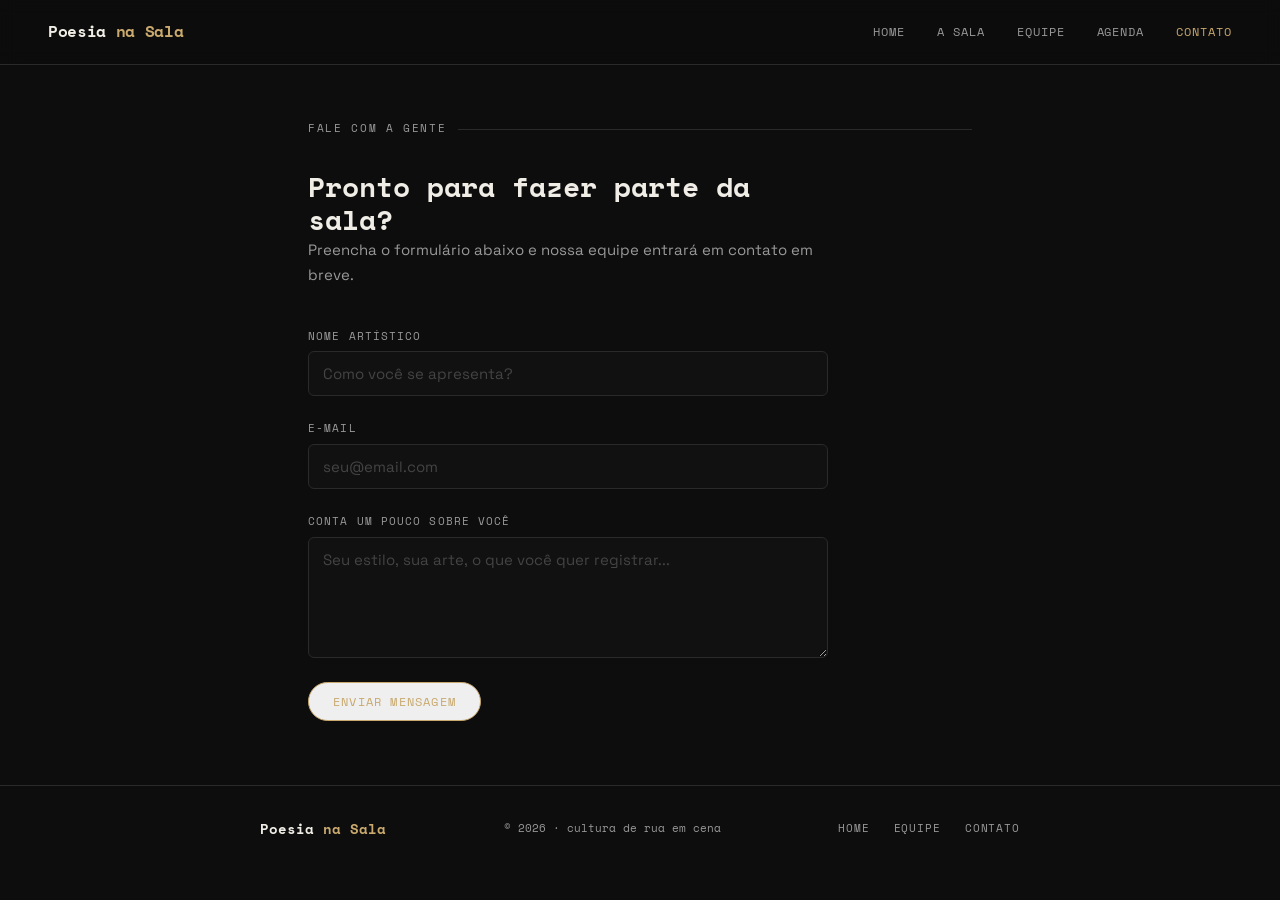
<file: contato.html>
<!DOCTYPE html>
<html lang="pt-BR">
<head>
  <meta charset="UTF-8" />
  <meta name="viewport" content="width=device-width, initial-scale=1.0" />
  <meta name="description" content="Contato — Poesia na Sala" />
  <title>Contato · Poesia na Sala</title>
  <link rel="stylesheet" href="assets/css/style.css" />
</head>
<body>

  <header id="site-header">
    <div class="header-inner">
      <a href="index.html" class="logo">Poesia <span>na Sala</span></a>
      <button class="nav-toggle" aria-label="Abrir menu" aria-expanded="false">
        <span></span><span></span><span></span>
      </button>
      <nav id="main-nav">
        <a href="index.html" class="nav-link">Home</a>
        <a href="index.html#a-sala" class="nav-link">A Sala</a>
        <a href="equipe.html" class="nav-link">Equipe</a>
        <a href="index.html#agenda" class="nav-link">Agenda</a>
        <a href="contato.html" class="nav-link active">Contato</a>
      </nav>
    </div>
  </header>

  <section id="contato-page" style="padding-top: 120px;">
    <div class="section-label">fale com a gente</div>

    <div class="contato-block">
      <h2 class="cta-titulo">Pronto para fazer parte da sala?</h2>
      <p class="cta-sub">Preencha o formulário abaixo e nossa equipe entrará em contato em breve.</p>
    </div>

    <form class="contato-form" action="mailto:poesianasala@gmail.com" method="GET">
      <div class="form-group">
        <label for="nome">Nome artístico</label>
        <input type="text" id="nome" name="nome" placeholder="Como você se apresenta?" required />
      </div>
      <div class="form-group">
        <label for="email">E-mail</label>
        <input type="email" id="email" name="email" placeholder="seu@email.com" required />
      </div>
      <div class="form-group">
        <label for="mensagem">Conta um pouco sobre você</label>
        <textarea id="mensagem" name="body" rows="5" placeholder="Seu estilo, sua arte, o que você quer registrar..."></textarea>
      </div>
      <button type="submit" class="hero-cta" style="border-radius: 100px; cursor: pointer; font-family: var(--font-mono); font-size: 12px; letter-spacing: 0.1em; text-transform: uppercase;">Enviar mensagem</button>
    </form>
  </section>

  <footer id="site-footer">
    <div class="footer-inner">
      <span class="footer-logo">Poesia <span>na Sala</span></span>
      <span class="footer-copy">© 2026 · cultura de rua em cena</span>
      <nav class="footer-nav">
        <a href="index.html">Home</a>
        <a href="equipe.html">Equipe</a>
        <a href="contato.html">Contato</a>
      </nav>
    </div>
  </footer>

  <script src="assets/js/main.js"></script>
</body>
</html>
</file>
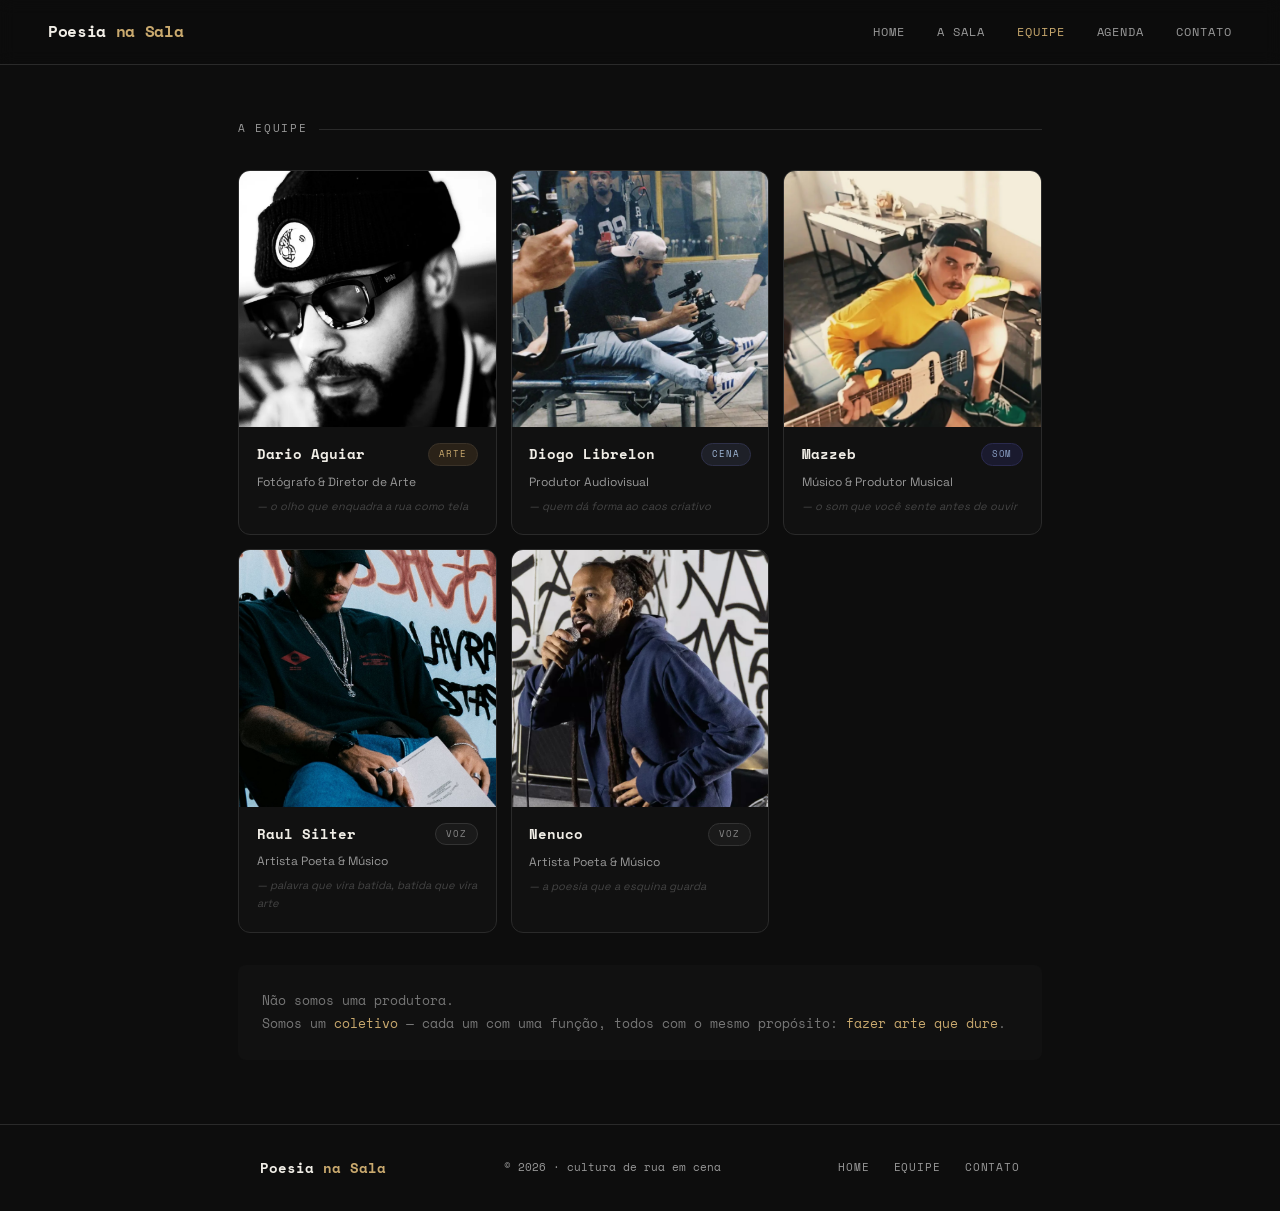
<file: equipe.html>
<!DOCTYPE html>
<html lang="pt-BR">
<head>
  <meta charset="UTF-8" />
  <meta name="viewport" content="width=device-width, initial-scale=1.0" />
  <meta name="description" content="Equipe — Poesia na Sala" />
  <title>Equipe · Poesia na Sala</title>
  <link rel="stylesheet" href="assets/css/style.css" />
</head>
<body>

  <header id="site-header">
    <div class="header-inner">
      <a href="index.html" class="logo">Poesia <span>na Sala</span></a>
      <button class="nav-toggle" aria-label="Abrir menu" aria-expanded="false">
        <span></span><span></span><span></span>
      </button>
      <nav id="main-nav">
        <a href="index.html" class="nav-link">Home</a>
        <a href="index.html#a-sala" class="nav-link">A Sala</a>
        <a href="equipe.html" class="nav-link active">Equipe</a>
        <a href="index.html#agenda" class="nav-link">Agenda</a>
        <a href="contato.html" class="nav-link">Contato</a>
      </nav>
    </div>
  </header>

  <section id="equipe" style="padding-top: 120px;">
    <div class="section-label">a equipe</div>
    <div class="equipe-grid">

      <div class="membro-card" data-foto="assets/img/dario.jpg" data-nome="Dario Aguiar" data-cargo="Fotógrafo &amp; Diretor de Arte" data-frase="— o olho que enquadra a rua como tela" data-badge="badge-arte" data-label="arte" data-bio="Olho treinado nas ruas de Florianópolis, Dario transforma enquadramentos em poesia visual. Sua fotografia carrega a textura da cidade — o contraste entre o concreto e o orgânico, entre o movimento e o silêncio. Em cada imagem, uma crônica urbana que dispensa legenda." data-instagram="https://instagram.com/odarioaguiar">
        <div class="membro-foto">
          <span class="foto-label">foto em breve</span>
        </div>
        <div class="membro-body">
          <div class="membro-header">
            <h3 class="membro-nome">Dario Aguiar</h3>
            <span class="membro-badge badge-arte">arte</span>
          </div>
          <p class="membro-cargo">Fotógrafo & Diretor de Arte</p>
          <p class="membro-frase">— o olho que enquadra a rua como tela</p>
        </div>
      </div>

      <div class="membro-card" data-foto="assets/img/diogo.jpg" data-nome="Diogo Librelon" data-cargo="Produtor Audiovisual" data-frase="— quem dá forma ao caos criativo" data-badge="badge-cena" data-label="cena" data-bio="Da captação à direção, Diogo conduz cada produção com a precisão de quem conhece o caos e sabe transformá-lo em narrativa. É ele que garante que a câmera esteja onde a arte acontece — e que o resultado final respeite a essência do artista na frente dela." data-instagram="https://instagram.com/librelones_">
        <div class="membro-foto">
          <span class="foto-label">foto em breve</span>
        </div>
        <div class="membro-body">
          <div class="membro-header">
            <h3 class="membro-nome">Diogo Librelon</h3>
            <span class="membro-badge badge-cena">cena</span>
          </div>
          <p class="membro-cargo">Produtor Audiovisual</p>
          <p class="membro-frase">— quem dá forma ao caos criativo</p>
        </div>
      </div>

      <div class="membro-card" data-foto="assets/img/mazzeb.jpg" data-nome="Mazzeb" data-cargo="Músico &amp; Produtor Musical" data-frase="— o som que você sente antes de ouvir" data-badge="badge-som" data-label="som" data-bio="Arquiteto do som, Mazzeb constrói paisagens sonoras que amplificam a emoção de cada cena. Seu ouvido apurado transforma gravações brutas em experiências que ficam na memória. O som não acompanha a imagem — ele completa o que a câmera não consegue capturar." data-instagram="https://instagram.com/mmaazzeebbrisado">
        <div class="membro-foto">
          <span class="foto-label">foto em breve</span>
        </div>
        <div class="membro-body">
          <div class="membro-header">
            <h3 class="membro-nome">Mazzeb</h3>
            <span class="membro-badge badge-som">som</span>
          </div>
          <p class="membro-cargo">Músico & Produtor Musical</p>
          <p class="membro-frase">— o som que você sente antes de ouvir</p>
        </div>
      </div>

      <div class="membro-card" data-foto="assets/img/raul.jpg" data-nome="Raul Silter" data-cargo="Artista Poeta &amp; Músico" data-frase="— palavra que vira batida, batida que vira arte" data-badge="badge-voz" data-label="voz" data-bio="Poeta e músico da cena independente, Raul traz para cada produção a força bruta da palavra rimada e a musicalidade que nasce da vivência real. Sua arte é crônica urbana em forma de verso — cada linha carrega o peso de quem olha a cidade de dentro." data-instagram="https://instagram.com/raulsilter">
        <div class="membro-foto">
          <span class="foto-label">foto em breve</span>
        </div>
        <div class="membro-body">
          <div class="membro-header">
            <h3 class="membro-nome">Raul Silter</h3>
            <span class="membro-badge badge-voz">voz</span>
          </div>
          <p class="membro-cargo">Artista Poeta & Músico</p>
          <p class="membro-frase">— palavra que vira batida, batida que vira arte</p>
        </div>
      </div>

      <div class="membro-card" data-foto="assets/img/nenuco.jpg" data-nome="Nenuco" data-cargo="Artista Poeta &amp; Músico" data-frase="— a poesia que a esquina guarda" data-badge="badge-voz" data-label="voz" data-bio="Com a sabedoria de quem passou anos guardando histórias nas esquinas, Nenuco transforma a experiência cotidiana em poesia viva. Cada verso é um retrato da rua que poucos sabem ler — e ele traduz com a naturalidade de quem nunca precisou aprender, só sentir." data-instagram="https://instagram.com/nenuco_cuy">
        <div class="membro-foto">
          <span class="foto-label">foto em breve</span>
        </div>
        <div class="membro-body">
          <div class="membro-header">
            <h3 class="membro-nome">Nenuco</h3>
            <span class="membro-badge badge-voz">voz</span>
          </div>
          <p class="membro-cargo">Artista Poeta & Músico</p>
          <p class="membro-frase">— a poesia que a esquina guarda</p>
        </div>
      </div>

    </div>

    <div class="equipe-manifesto">
      <p>Não somos uma produtora.<br>Somos um <strong>coletivo</strong> — cada um com uma função, todos com o mesmo propósito: <strong>fazer arte que dure</strong>.</p>
    </div>
  </section>

  <footer id="site-footer">
    <div class="footer-inner">
      <span class="footer-logo">Poesia <span>na Sala</span></span>
      <span class="footer-copy">© 2026 · cultura de rua em cena</span>
      <nav class="footer-nav">
        <a href="index.html">Home</a>
        <a href="equipe.html">Equipe</a>
        <a href="contato.html">Contato</a>
      </nav>
    </div>
  </footer>

  <script src="assets/js/main.js"></script>
</body>
</html>
</file>
<file: assets/css/style.css>
@import url('https://fonts.googleapis.com/css2?family=Space+Grotesk:wght@400;500;700&family=Space+Mono:wght@400;700&display=swap');

*, *::before, *::after {
  box-sizing: border-box;
  margin: 0;
  padding: 0;
}

:root {
  --bg:       #0d0d0d;
  --surface:  #1a1a1a;
  --gold:     #c9a96e;
  --light:    #f0ede6;
  --mid:      #cccccc;
  --muted:    #999999;
  --border:   #2a2a2a;
  --font-mono: 'Space Mono', monospace;
  --font-sans: 'Space Grotesk', sans-serif;
  --max-w:    760px;
  --margin:   clamp(1.5rem, 5vw, 3rem);
}

html {
  scroll-behavior: smooth;
}

body {
  background-color: var(--bg);
  color: var(--light);
  font-family: var(--font-sans);
  font-size: 16px;
  line-height: 1.6;
}

section {
  max-width: var(--max-w);
  margin: 0 auto;
  padding: 4rem var(--margin);
  position: relative;
  z-index: 1;
}

/* ── HERO ────────────────────────────────────────────────── */

#hero {
  min-height: 100vh;
  display: flex;
  flex-direction: column;
  justify-content: center;
  padding-top: 100px;
  padding-bottom: 4rem;
}

.hero-tag {
  font-family: var(--font-mono);
  font-size: 11px;
  color: var(--muted);
  letter-spacing: 0.15em;
  text-transform: uppercase;
  margin-bottom: 1.5rem;
}

.hero-title {
  font-family: var(--font-mono);
  font-size: clamp(48px, 10vw, 80px);
  font-weight: 700;
  line-height: 1.05;
  color: var(--light);
  margin-bottom: 1.25rem;
}

.hero-title span {
  color: var(--gold);
}

.hero-slogan {
  font-size: clamp(14px, 2vw, 16px);
  color: var(--muted);
  font-style: italic;
  margin-bottom: 2rem;
}

.hero-tags {
  display: flex;
  flex-wrap: wrap;
  gap: 8px;
  margin-bottom: 2.5rem;
}

.hero-pill {
  font-family: var(--font-mono);
  font-size: 11px;
  color: var(--muted);
  border: 0.5px solid var(--border);
  border-radius: 100px;
  padding: 5px 14px;
}

.hero-cta {
  display: inline-block;
  font-family: var(--font-mono);
  font-size: 12px;
  letter-spacing: 0.1em;
  text-transform: uppercase;
  color: var(--gold);
  border: 0.5px solid var(--gold);
  border-radius: 100px;
  padding: 10px 24px;
  text-decoration: none;
  transition: background 0.2s, color 0.2s;
  width: fit-content;
}

.hero-cta:hover {
  background: var(--gold);
  color: var(--bg);
}

/* ── POESIAS FLUTUANTES ──────────────────────────────────── */

.poesia-flutuante {
  position: absolute;
  z-index: 0;
  pointer-events: all;
  display: flex;
  flex-direction: column;
  gap: 4px;
  animation: flutuar 22s linear infinite;
  cursor: default;
  user-select: none;
}

.poesia-flutuante span {
  display: block;
  font-family: 'IM Fell English', serif;
  font-style: italic;
  font-size: clamp(13px, 1.4vw, 17px);
  color: rgba(201, 169, 110, 0.28);
  line-height: 1.6;
  transition: color 0.4s ease, text-shadow 0.4s ease;
  white-space: nowrap;
}

.poesia-flutuante:hover {
  z-index: 20;
  animation-play-state: paused;
}

.poesia-flutuante:hover span {
  color: rgba(240, 237, 230, 0.92);
  text-shadow: 0 0 18px rgba(201, 169, 110, 0.5);
}

@media (max-width: 768px) {
  .poesia-flutuante {
    display: none;
  }
}

.pf-lento {
  animation-duration: 30s;
  animation-delay: -12s;
}

@keyframes flutuar {
  0%   { transform: translateY(50vh);  opacity: 0; }
  8%   { opacity: 1; }
  88%  { opacity: 1; }
  100% { transform: translateY(-90vh); opacity: 0; }
}

body {
  position: relative;
}

/* ── SOBRE ───────────────────────────────────────────────── */

.section-label {
  font-family: var(--font-mono);
  font-size: 11px;
  color: var(--muted);
  letter-spacing: 0.15em;
  text-transform: uppercase;
  display: flex;
  align-items: center;
  gap: 12px;
  margin-bottom: 2rem;
}

.section-label::after {
  content: '';
  flex: 1;
  height: 0.5px;
  background: var(--border);
}

.sobre-block {
  display: flex;
  flex-direction: column;
  gap: 1.25rem;
  max-width: 600px;
}

.sobre-block p {
  font-size: clamp(15px, 2vw, 17px);
  color: var(--mid);
  line-height: 1.8;
}

.sobre-block strong {
  color: var(--gold);
  font-weight: 500;
}

/* ── OFERECEMOS ──────────────────────────────────────────── */

.oferecemos-grid {
  display: flex;
  flex-direction: column;
  gap: 0;
}

.oferta-item {
  display: grid;
  grid-template-columns: 40px 1fr;
  grid-template-rows: auto auto;
  column-gap: 16px;
  padding: 1.5rem 0;
  border-bottom: 0.5px solid var(--border);
}

.oferta-item:first-child {
  border-top: 0.5px solid var(--border);
}

.oferta-num {
  width: 8px;
  height: 8px;
  border-radius: 50%;
  background: var(--border);
  margin-top: 6px;
  grid-row: 1;
}

.oferta-titulo {
  font-family: var(--font-mono);
  font-size: 16px;
  font-weight: 700;
  color: var(--light);
  grid-row: 1;
  margin-bottom: 6px;
}

.oferta-desc {
  font-size: 14px;
  color: var(--muted);
  line-height: 1.7;
  grid-column: 2;
  grid-row: 2;
}

/* ── A SALA ──────────────────────────────────────────────── */

.sala-texto {
  display: flex;
  flex-direction: column;
  gap: 1.25rem;
  max-width: 600px;
  margin: 0 auto 2.5rem auto;
  text-align: center;
}

.sala-texto p {
  font-size: clamp(14px, 2vw, 16px);
  color: var(--mid);
  line-height: 1.85;
}

.sala-texto p:first-child {
  font-family: var(--font-mono);
  font-size: clamp(15px, 2vw, 18px);
  color: var(--light);
}

.sala-video-wrap {
  margin-bottom: 1rem;
}

.sala-video {
  width: 100%;
  border-radius: 8px;
  border: 0.5px solid var(--border);
  display: block;
}

.sala-video-placeholder {
  width: 100%;
  aspect-ratio: 16 / 9;
  background: #111;
  border: 0.5px solid var(--border);
  border-radius: 8px;
  display: flex;
  flex-direction: column;
  align-items: center;
  justify-content: center;
  gap: 12px;
  cursor: pointer;
  transition: border-color 0.2s;
}

.sala-video-placeholder:hover {
  border-color: var(--gold);
}

.sala-play {
  font-size: 36px;
  color: var(--gold);
  opacity: 0.6;
}

.sala-video-label {
  font-family: var(--font-mono);
  font-size: 11px;
  letter-spacing: 0.12em;
  text-transform: uppercase;
  color: var(--muted);
}

.sala-fotos {
  display: grid;
  grid-template-columns: 2fr 1fr;
  grid-template-rows: auto auto;
  gap: 8px;
  margin-top: 8px;
}

.sala-foto--grande {
  grid-row: 1 / 3;
}

.sala-foto-inner {
  width: 100%;
  height: 100%;
  min-height: 180px;
  background: #111;
  border: 0.5px solid var(--border);
  border-radius: 8px;
  display: flex;
  align-items: flex-end;
  padding: 12px;
  transition: border-color 0.2s;
  overflow: hidden;
  position: relative;
}

.sala-foto-inner:hover {
  border-color: var(--gold);
}

.sala-foto-inner img {
  position: absolute;
  inset: 0;
  width: 100%;
  height: 100%;
  object-fit: cover;
  border-radius: 8px;
}

.sala-foto-label {
  font-family: var(--font-mono);
  font-size: 10px;
  letter-spacing: 0.1em;
  text-transform: uppercase;
  color: #444;
  position: relative;
  z-index: 1;
}

@media (max-width: 520px) {
  .sala-fotos {
    grid-template-columns: 1fr;
    grid-template-rows: auto;
  }
  .sala-foto--grande {
    grid-row: auto;
  }
}

/* ── EQUIPE ──────────────────────────────────────────────── */

#equipe {
  max-width: 900px;
}

.equipe-grid {
  display: grid;
  grid-template-columns: repeat(3, 1fr);
  gap: 14px;
  margin-bottom: 2rem;
}

.membro-card {
  background: #111;
  border: 0.5px solid var(--border);
  border-radius: 12px;
  overflow: hidden;
  transition: border-color 0.25s, transform 0.25s;
}

.membro-card:hover {
  border-color: var(--gold);
  transform: translateY(-4px);
}

.membro-foto {
  width: 100%;
  aspect-ratio: 1 / 1;
  background: #0f0f0f;
  display: flex;
  align-items: center;
  justify-content: center;
  position: relative;
  overflow: hidden;
}

.membro-foto img {
  position: absolute;
  inset: 0;
  width: 100%;
  height: 100%;
  object-fit: cover;
}

.foto-label {
  font-family: var(--font-mono);
  font-size: 10px;
  letter-spacing: 0.1em;
  text-transform: uppercase;
  color: #333;
}

.membro-body {
  padding: 1rem 1.1rem 1.2rem;
  display: flex;
  flex-direction: column;
  gap: 5px;
}

.membro-header {
  display: flex;
  align-items: center;
  justify-content: space-between;
  gap: 8px;
  margin-bottom: 2px;
}

.membro-nome {
  font-family: var(--font-mono);
  font-size: 14px;
  font-weight: 700;
  color: var(--light);
}

.membro-cargo {
  font-size: 12px;
  color: var(--muted);
  line-height: 1.5;
}

.membro-frase {
  font-size: 11px;
  color: #444;
  font-style: italic;
  margin-top: 2px;
}

.membro-badge {
  font-family: var(--font-mono);
  font-size: 9px;
  letter-spacing: 0.1em;
  text-transform: uppercase;
  padding: 3px 10px;
  border-radius: 100px;
  white-space: nowrap;
  flex-shrink: 0;
}

.badge-arte { background: #2a2218; color: #c9a96e; border: 0.5px solid #3a3228; }
.badge-cena { background: #1e2028; color: #a0b8d8; border: 0.5px solid #2e3048; }
.badge-som  { background: #1a1a2e; color: #8a9fc4; border: 0.5px solid #2a2a4e; }
.badge-voz  { background: #1a1a1a; color: #888;    border: 0.5px solid #333; }

.equipe-manifesto {
  padding: 1.5rem;
  background: #111;
  border-radius: 8px;
}

.equipe-manifesto p {
  font-family: var(--font-mono);
  font-size: 13px;
  color: #777;
  line-height: 1.8;
}

.equipe-manifesto strong {
  color: var(--gold);
  font-weight: 500;
}

@media (max-width: 600px) {
  .equipe-grid {
    grid-template-columns: repeat(2, 1fr);
    gap: 10px;
  }

  #equipe {
    max-width: 100%;
  }
}

/* ── AGENDA / CALENDÁRIO ─────────────────────────────────── */

#agenda {
  max-width: 680px;
}

.agenda-intro p {
  font-size: 14px;
  color: var(--muted);
  margin-bottom: 2rem;
  line-height: 1.7;
}

.calendario {
  background: #111;
  border: 0.5px solid var(--border);
  border-radius: 12px;
  overflow: hidden;
}

.cal-header {
  display: flex;
  align-items: center;
  justify-content: space-between;
  padding: 1.25rem 1.5rem;
  border-bottom: 0.5px solid var(--border);
}

.cal-titulo {
  font-family: var(--font-mono);
  font-size: 14px;
  font-weight: 700;
  color: var(--light);
  text-transform: uppercase;
  letter-spacing: 0.08em;
}

.cal-nav {
  background: none;
  border: 0.5px solid var(--border);
  border-radius: 6px;
  color: var(--muted);
  font-size: 14px;
  width: 32px;
  height: 32px;
  cursor: pointer;
  transition: border-color 0.2s, color 0.2s;
  display: flex;
  align-items: center;
  justify-content: center;
}

.cal-nav:hover {
  border-color: var(--gold);
  color: var(--gold);
}

.cal-dias-semana {
  display: grid;
  grid-template-columns: repeat(7, 1fr);
  padding: 0.75rem 1rem 0.25rem;
}

.cal-dias-semana span {
  font-family: var(--font-mono);
  font-size: 10px;
  letter-spacing: 0.08em;
  text-transform: uppercase;
  color: #444;
  text-align: center;
}

.cal-grid {
  display: grid;
  grid-template-columns: repeat(7, 1fr);
  gap: 4px;
  padding: 0.5rem 1rem 1.25rem;
}

.cal-dia {
  aspect-ratio: 1;
  display: flex;
  align-items: center;
  justify-content: center;
  font-family: var(--font-mono);
  font-size: 13px;
  border-radius: 8px;
  cursor: default;
  transition: background 0.2s, color 0.2s;
  color: #555;
}

.cal-dia.disponivel {
  color: var(--light);
  cursor: pointer;
}

.cal-dia.disponivel:hover {
  background: rgba(201, 169, 110, 0.15);
  color: var(--gold);
}

.cal-dia.hoje {
  border: 0.5px solid var(--border);
  color: var(--muted);
}

.cal-dia.passado {
  color: #2a2a2a;
  cursor: default;
}

.cal-dia.selecionado {
  background: var(--gold);
  color: var(--bg);
  font-weight: 700;
}

.cal-dia.vazio {
  pointer-events: none;
}

/* Modal de agendamento */
.agenda-modal-inner {
  grid-template-columns: 1fr !important;
  max-width: 500px;
}

.agenda-modal-body {
  padding: 2rem;
}

.agenda-modal-data {
  font-family: var(--font-mono);
  font-size: clamp(18px, 3vw, 24px);
  color: var(--gold);
  margin-bottom: 0.5rem;
}

.agenda-modal-sub {
  font-size: 13px;
  color: var(--muted);
  line-height: 1.6;
}

/* ── MODAL MEMBRO ────────────────────────────────────────── */

.modal-overlay {
  position: fixed;
  inset: 0;
  z-index: 1000;
  background: rgba(0, 0, 0, 0.88);
  display: flex;
  align-items: center;
  justify-content: center;
  padding: 1.5rem;
  opacity: 0;
  pointer-events: none;
  transition: opacity 0.3s ease;
}

.modal-overlay.open {
  opacity: 1;
  pointer-events: all;
}

.modal-inner {
  background: #111;
  border: 0.5px solid var(--border);
  border-radius: 16px;
  overflow: hidden;
  display: grid;
  grid-template-columns: 280px 1fr;
  max-width: 680px;
  width: 100%;
  position: relative;
  transform: scale(0.94);
  transition: transform 0.3s ease;
}

.modal-overlay.open .modal-inner {
  transform: scale(1);
}

.modal-foto {
  width: 100%;
  aspect-ratio: 3 / 4;
  background: #0f0f0f;
  display: flex;
  align-items: center;
  justify-content: center;
  position: relative;
  overflow: hidden;
}

.modal-foto img {
  position: absolute;
  inset: 0;
  width: 100%;
  height: 100%;
  object-fit: cover;
}

.modal-info {
  padding: 2rem 1.75rem;
  display: flex;
  flex-direction: column;
  justify-content: center;
  gap: 0.75rem;
}

.modal-badge {
  font-family: var(--font-mono);
  font-size: 9px;
  letter-spacing: 0.12em;
  text-transform: uppercase;
  padding: 3px 12px;
  border-radius: 100px;
  width: fit-content;
}

.modal-nome {
  font-family: var(--font-mono);
  font-size: clamp(20px, 3vw, 26px);
  font-weight: 700;
  color: var(--light);
  line-height: 1.1;
}

.modal-cargo {
  font-size: 13px;
  color: var(--muted);
}

.modal-frase {
  font-size: 13px;
  color: var(--gold);
  font-style: italic;
}

.modal-bio {
  font-size: 14px;
  color: #888;
  line-height: 1.8;
  margin-top: 0.5rem;
  padding-top: 1rem;
  border-top: 0.5px solid var(--border);
}

.modal-instagram {
  display: flex;
  align-items: center;
  gap: 7px;
  margin-top: 1rem;
  color: var(--muted);
  text-decoration: none;
  font-family: var(--font-mono);
  font-size: 11px;
  letter-spacing: 0.06em;
  width: fit-content;
  transition: color 0.2s;
}

.modal-instagram:hover {
  color: var(--gold);
}

.modal-close {
  position: absolute;
  top: 14px;
  right: 16px;
  background: none;
  border: none;
  color: #555;
  font-size: 22px;
  cursor: pointer;
  line-height: 1;
  transition: color 0.2s;
  z-index: 10;
}

.modal-close:hover {
  color: var(--light);
}

@media (max-width: 600px) {
  .modal-inner {
    grid-template-columns: 1fr;
    max-height: 90vh;
    overflow-y: auto;
  }

  .modal-foto {
    aspect-ratio: 4 / 3;
  }
}

/* ── CONTATO / CTA ───────────────────────────────────────── */

.cta-block {
  display: flex;
  flex-direction: column;
  gap: 1rem;
  max-width: 520px;
}

.cta-titulo {
  font-family: var(--font-mono);
  font-size: clamp(20px, 4vw, 28px);
  font-weight: 700;
  color: var(--light);
  line-height: 1.2;
}

.cta-sub {
  font-size: 15px;
  color: var(--muted);
  line-height: 1.7;
}

/* ── FOOTER ──────────────────────────────────────────────── */

#site-footer {
  border-top: 0.5px solid var(--border);
  padding: 2rem var(--margin);
}

.footer-inner {
  max-width: var(--max-w);
  margin: 0 auto;
  display: flex;
  align-items: center;
  justify-content: space-between;
  flex-wrap: wrap;
  gap: 1rem;
}

.footer-logo {
  font-family: var(--font-mono);
  font-size: 14px;
  font-weight: 700;
  color: var(--light);
}

.footer-logo span { color: var(--gold); }

.footer-copy {
  font-family: var(--font-mono);
  font-size: 11px;
  color: var(--muted);
}

.footer-nav {
  display: flex;
  gap: 1.5rem;
}

.footer-nav a {
  font-family: var(--font-mono);
  font-size: 11px;
  letter-spacing: 0.08em;
  text-transform: uppercase;
  color: var(--muted);
  text-decoration: none;
  transition: color 0.2s;
}

.footer-nav a:hover { color: var(--gold); }

/* ── FORMULÁRIO DE CONTATO ───────────────────────────────── */

.contato-block {
  max-width: 520px;
  margin-bottom: 2.5rem;
}

.contato-form {
  display: flex;
  flex-direction: column;
  gap: 1.5rem;
  max-width: 520px;
}

.form-group {
  display: flex;
  flex-direction: column;
  gap: 6px;
}

.form-group label {
  font-family: var(--font-mono);
  font-size: 11px;
  letter-spacing: 0.1em;
  text-transform: uppercase;
  color: var(--muted);
}

.form-group input,
.form-group textarea {
  background: #111;
  border: 0.5px solid var(--border);
  border-radius: 6px;
  color: var(--light);
  font-family: var(--font-sans);
  font-size: 15px;
  padding: 12px 14px;
  outline: none;
  transition: border-color 0.2s;
  resize: vertical;
}

.form-group input::placeholder,
.form-group textarea::placeholder {
  color: #444;
}

.form-group input:focus,
.form-group textarea:focus {
  border-color: var(--gold);
}

/* ── HEADER ─────────────────────────────────────────────── */

#site-header {
  position: fixed;
  top: 0;
  left: 0;
  right: 0;
  z-index: 100;
  background-color: rgba(13, 13, 13, 0.92);
  backdrop-filter: blur(8px);
  border-bottom: 0.5px solid var(--border);
}

.header-inner {
  width: 100%;
  padding: 0 var(--margin);
  height: 64px;
  display: flex;
  align-items: center;
  justify-content: space-between;
}

.logo {
  font-family: var(--font-mono);
  font-size: 16px;
  font-weight: 700;
  color: var(--light);
  text-decoration: none;
  letter-spacing: -0.02em;
}

.logo span {
  color: var(--gold);
}

#main-nav {
  display: flex;
  align-items: center;
  gap: 2rem;
}

.nav-link {
  font-family: var(--font-mono);
  font-size: 12px;
  letter-spacing: 0.08em;
  text-transform: uppercase;
  color: var(--muted);
  text-decoration: none;
  transition: color 0.2s;
}

.nav-link:hover,
.nav-link.active {
  color: var(--gold);
}

.nav-toggle {
  display: none;
  flex-direction: column;
  gap: 5px;
  background: none;
  border: none;
  cursor: pointer;
  padding: 4px;
}

.nav-toggle span {
  display: block;
  width: 22px;
  height: 1.5px;
  background: var(--light);
  transition: transform 0.3s, opacity 0.3s;
}

/* menu aberto */
.nav-toggle.open span:nth-child(1) { transform: translateY(6.5px) rotate(45deg); }
.nav-toggle.open span:nth-child(2) { opacity: 0; }
.nav-toggle.open span:nth-child(3) { transform: translateY(-6.5px) rotate(-45deg); }

/* mobile */
@media (max-width: 600px) {
  .nav-toggle {
    display: flex;
  }

  #main-nav {
    display: none;
    position: absolute;
    top: 64px;
    left: 0;
    right: 0;
    flex-direction: column;
    align-items: flex-start;
    gap: 0;
    background: #0d0d0d;
    border-bottom: 0.5px solid var(--border);
    padding: 1rem var(--margin);
  }

  #main-nav.open {
    display: flex;
  }

  .nav-link {
    padding: 0.75rem 0;
    width: 100%;
    border-bottom: 0.5px solid var(--border);
  }

  .nav-link:last-child {
    border-bottom: none;
  }

  /* Seções com menos padding lateral */
  section {
    padding: 3rem 1.25rem;
  }

  /* Hero */
  #hero {
    padding-top: 90px;
    padding-bottom: 3rem;
  }

  /* Equipe — empilha badge abaixo do nome */
  .membro {
    grid-template-columns: 32px 1fr;
    grid-template-rows: auto auto;
    gap: 8px 12px;
  }

  .membro-badge {
    grid-column: 2;
    grid-row: 2;
    justify-self: start;
  }

  /* Footer — centraliza em coluna */
  .footer-inner {
    flex-direction: column;
    align-items: flex-start;
    gap: 0.75rem;
  }

  /* Formulário ocupa largura total */
  .contato-form,
  .contato-block {
    max-width: 100%;
  }

  /* CTA block ocupa largura total */
  .cta-block {
    max-width: 100%;
  }
}
</file>
